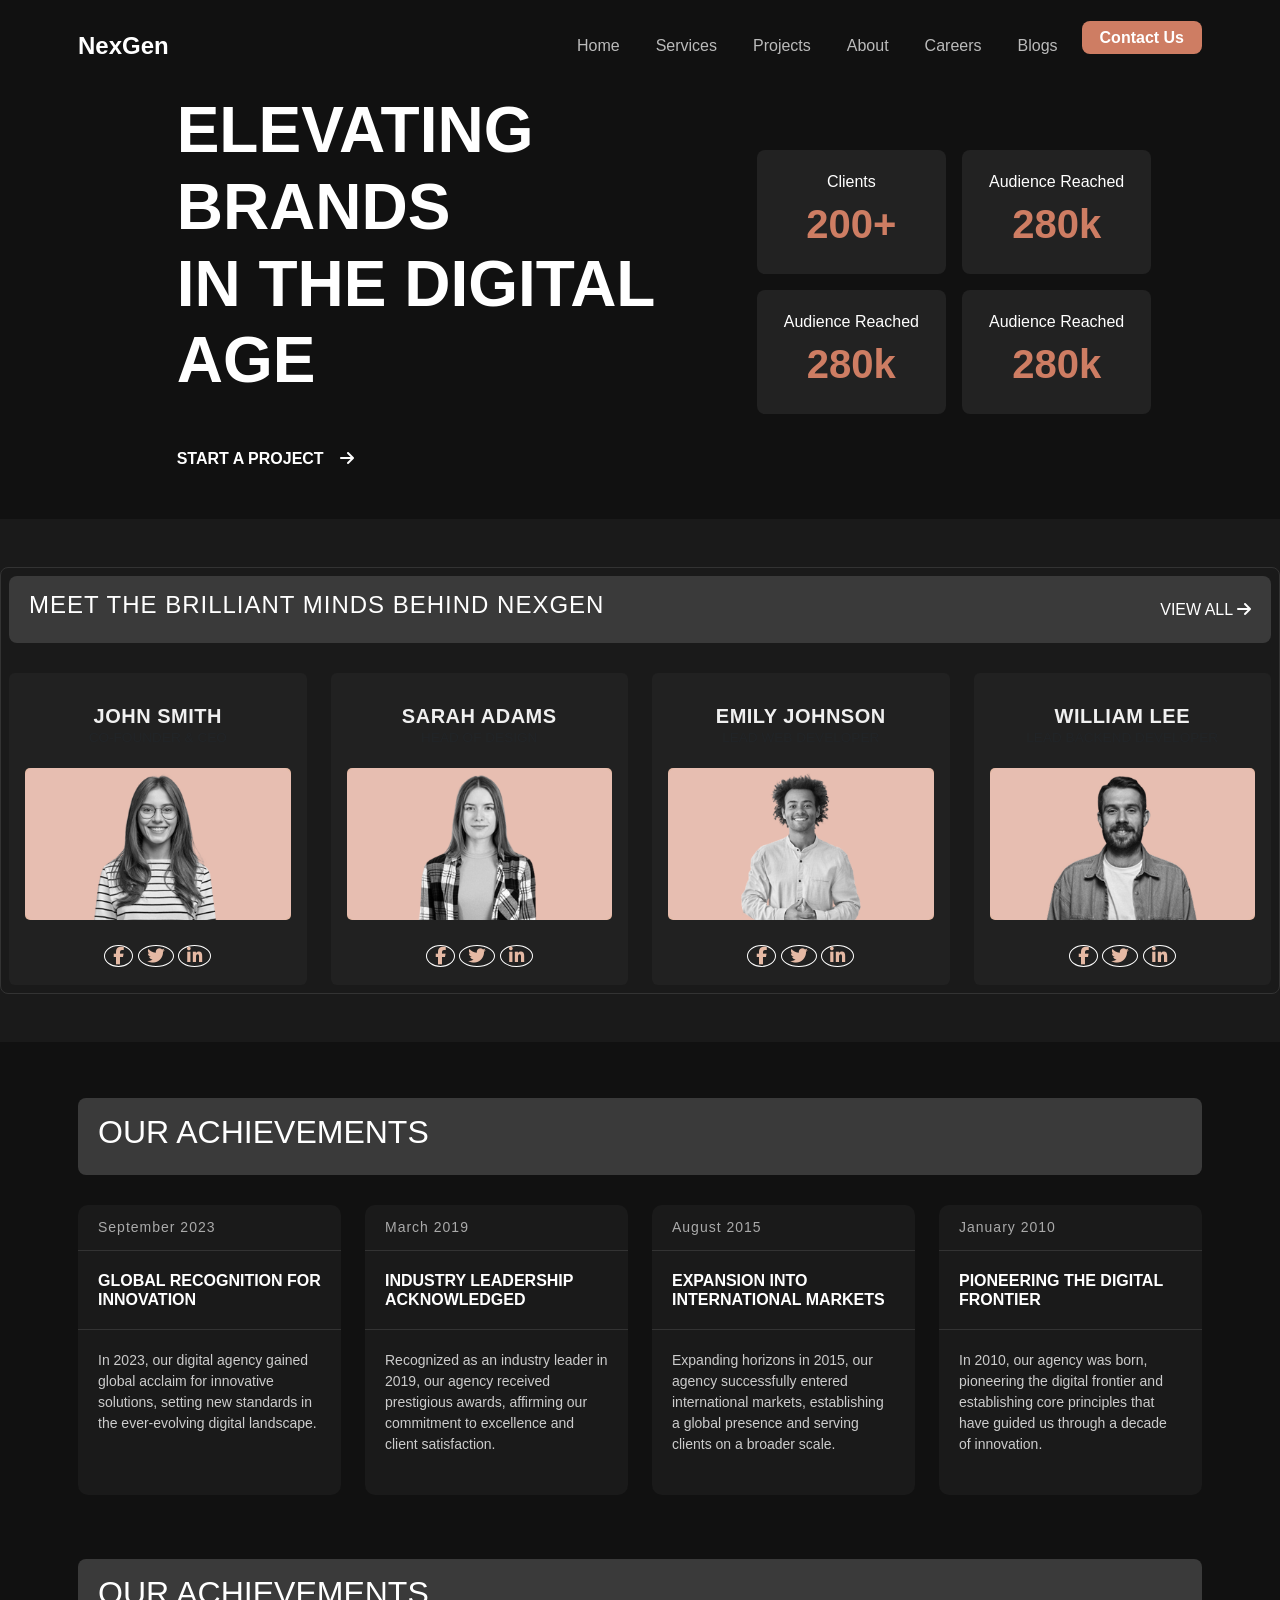
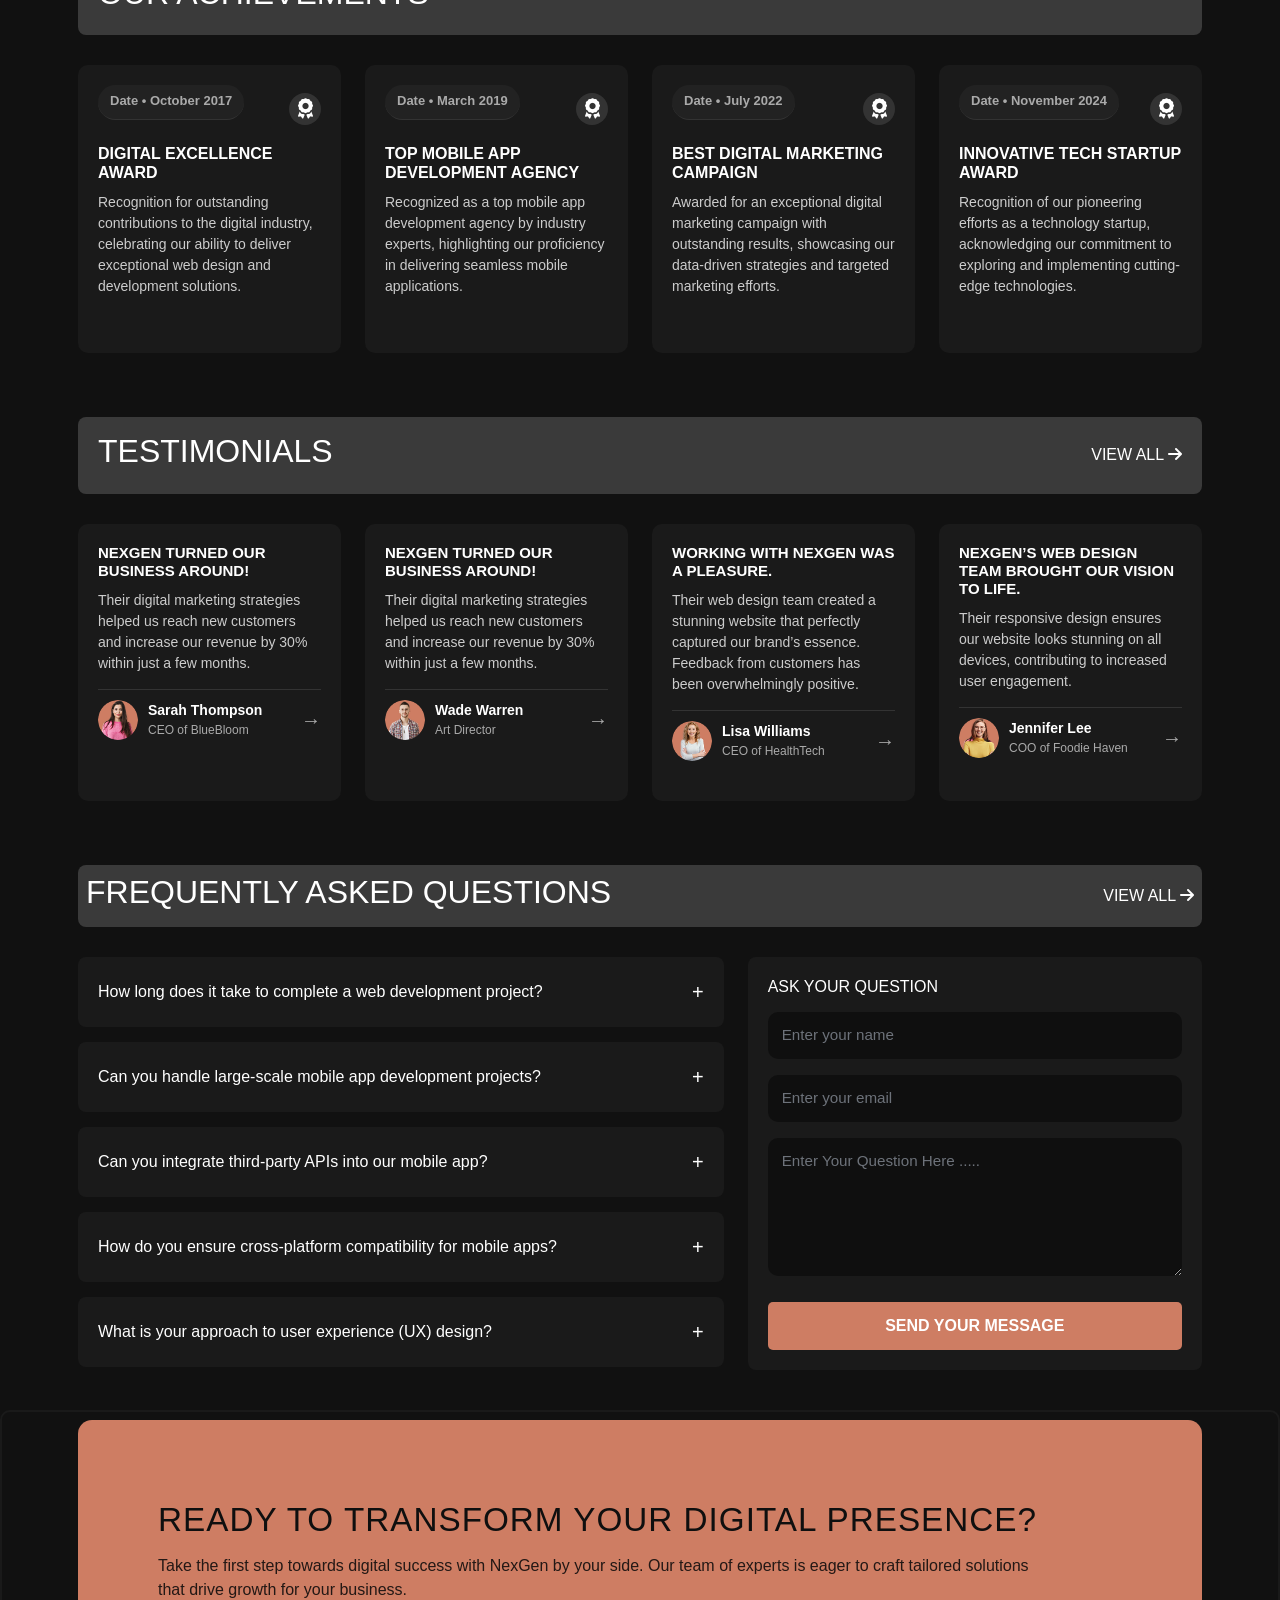
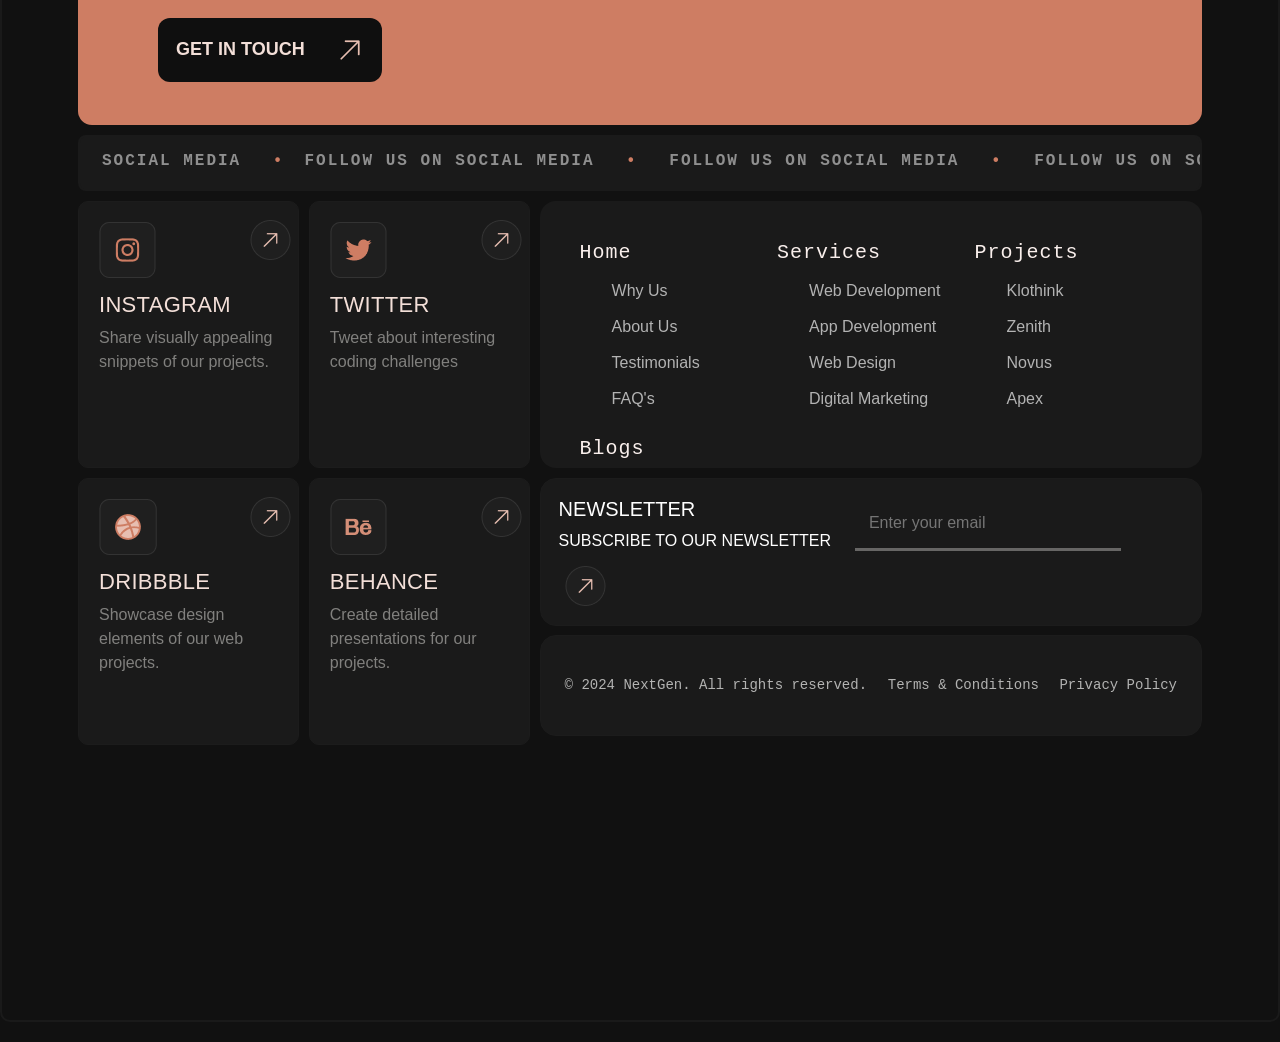
<file: Html/about.html>
<!DOCTYPE html>
<html lang="en">

<head>
    <meta charset="UTF-8">
    <meta name="viewport" content="width=device-width, initial-scale=1.0">
    <title>About Page</title>
    <link rel="stylesheet" href="../css/all.min.css">
    <link rel="stylesheet" href="../css/bootstrap.min.css">
    <link rel="stylesheet" href="../css/about.css">
</head>

<body>

    <!-- nav -->
    <nav class="navbar navbar-expand-lg navbar-dark bg-dark">
        <div class="container">
            <a class="navbar-brand fw-bold" href="#">NexGen</a>
            <button class="navbar-toggler" type="button" data-bs-toggle="collapse" data-bs-target="#navbarNav">
                <span class="navbar-toggler-icon"></span>
            </button>
            <div class="collapse navbar-collapse" id="navbarNav">
                <ul class="navbar-nav ms-auto">
                    <li class="nav-item"><a class="nav-link" href="../index.html">Home</a></li>
                    <li class="nav-item"><a class="nav-link" href="services page.html">Services</a></li>
                    <li class="nav-item"><a class="nav-link" href="project.html">Projects</a></li>
                    <li class="nav-item"><a class="nav-link" href="about.html">About</a></li>
                    <li class="nav-item"><a class="nav-link" href="careersPage .html">Careers</a></li>
                    <li class="nav-item"><a class="nav-link" href="blogsPage.html">Blogs</a></li>
                    <li class="nav-item ms-lg-3">
                        <a href="contactUs.html" class="btn-main text-decoration-none">Contact Us</a>
                    </li>
                </ul>
            </div>
        </div>
    </nav>

    <!--  -->
    <section class="hero-section container-fluid">
        <div class="container-fluid hero-content-container ">
            <div class="row align-items-center h-100 justify-content-center align-items-center">
                <div class="col-lg-6 hero-main-content">
                    <div class="hero-content ps-5 pe-5">
                        <h1 class="display-3 fw-bold text-uppercase">ELEVATING BRANDS <br> IN THE DIGITAL AGE</h1>
                        <div class="d-flex align-items-center mt-5 start-project">
                            <span class="me-3 text-uppercase fw-bold">START A PROJECT</span>
                            <div class="arrow-circle">
                                <i class="fas fa-arrow-right"></i>
                            </div>
                        </div>
                    </div>
                </div>
                <div class="col-md-4">
                    <div class="row gx-3 gy-3">
                        <div class="col-6">
                            <div class="stat-box">
                                <div class="label">Clients</div>
                                <div class="number">200+</div>
                            </div>
                        </div>
                        <div class="col-6">
                            <div class="stat-box">
                                <div class="label">Audience Reached</div>
                                <div class="number">280k</div>
                            </div>
                        </div>
                        <div class="col-6">
                            <div class="stat-box">
                                <div class="label">Audience Reached</div>
                                <div class="number">280k</div>
                            </div>
                        </div>
                        <div class="col-6">
                            <div class="stat-box">
                                <div class="label">Audience Reached</div>
                                <div class="number">280k</div>
                            </div>
                        </div>

                    </div>
                </div>
            </div>
        </div>
    </section>


    <!-- Meet the brilliant minds behind NexGen -->

    <section class="team-section container-fluid mt-5 py-5">
        <div class="container team-container">
            <div class="section-header-wrapper d-flex justify-content-between align-items-center">
                <h2 class="section-heading has-border">MEET THE BRILLIANT MINDS BEHIND NEXGEN</h2>
                <a href="#" class="view-all-link">VIEW ALL <i class="fas fa-arrow-right"></i></a>
            </div>
            <div class="row g-4 member-cards-row">
                <div class="col-lg-3 col-md-6 member-col">
                    <div class="member-card text-center p-3 rounded">

                        <h3 class="fs-5 fw-bold mb-0 text-uppercase">JOHN SMITH</h3>
                        <p class="text-muted text-uppercase fw-light">Co-Founder & CEO</p>
                        <div class="member-image-wrapper mb-3">
                            <img src="../images/Image (1).png" alt="John Smith" class="img-fluid rounded-0">
                        </div>
                        <div class="social-icons">
                            <a href="#" class="text-decoration-none"><i class="fab fa-facebook-f mx-2"></i></a>
                            <a href="#" class="text-decoration-none"><i class="fab fa-twitter mx-2"></i></a>
                            <a href="#" class="text-decoration-none"><i class="fab fa-linkedin-in mx-2"></i></a>
                        </div>
                    </div>
                </div>
                <div class="col-lg-3 col-md-6 member-col">
                    <div class="member-card text-center p-3 rounded">

                        <h3 class="fs-5 fw-bold mb-0 text-uppercase">SARAH ADAMS</h3>
                        <p class="text-muted text-uppercase fw-light">Head of Design</p>
                        <div class="member-image-wrapper mb-3">
                            <img src="../images/Image (2).png" alt="Sarah Adams" class="img-fluid rounded-0">
                        </div>
                        <div class="social-icons">
                            <a href="#" class="text-decoration-none"><i class="fab fa-facebook-f mx-2"></i></a>
                            <a href="#" class="text-decoration-none"><i class="fab fa-twitter mx-2"></i></a>
                            <a href="#" class="text-decoration-none"><i class="fab fa-linkedin-in mx-2"></i></a>
                        </div>
                    </div>
                </div>
                <div class="col-lg-3 col-md-6 member-col">
                    <div class="member-card text-center p-3 rounded">

                        <h3 class="fs-5 fw-bold mb-0 text-uppercase">EMILY JOHNSON</h3>
                        <p class="text-muted text-uppercase fw-light">Lead Web Developer</p>
                        <div class="member-image-wrapper mb-3">
                            <img src="../images/Image (3).png" alt="Emily Johnson" class="img-fluid rounded-0">
                        </div>
                        <div class="social-icons">
                            <a href="#" class="text-decoration-none"><i class="fab fa-facebook-f mx-2"></i></a>
                            <a href="#" class="text-decoration-none"><i class="fab fa-twitter mx-2"></i></a>
                            <a href="#" class="text-decoration-none"><i class="fab fa-linkedin-in mx-2"></i></a>
                        </div>
                    </div>
                </div>
                <div class="col-lg-3 col-md-6 member-col">
                    <div class="member-card text-center p-3 rounded">

                        <h3 class="fs-5 fw-bold mb-0 text-uppercase">WILLIAM LEE</h3>
                        <p class="text-muted text-uppercase fw-light">Lead Backend Developer</p>
                        <div class="member-image-wrapper mb-3">
                            <img src="../images/Image.png" alt="William Lee" class="img-fluid rounded-0">
                        </div>
                        <div class="social-icons">
                            <a href="#" class="text-decoration-none"><i class="fab fa-facebook-f mx-2"></i></a>
                            <a href="#" class="text-decoration-none"><i class="fab fa-twitter mx-2"></i></a>
                            <a href="#" class="text-decoration-none"><i class="fab fa-linkedin-in mx-2"></i></a>
                        </div>
                    </div>
                </div>
            </div>
        </div>
    </section>


    <!-- achievements -->
    <section class="achievements">
        <div class="container my-5">
            <div class="section-header-wrapper">
                <h2 class="section-heading has-border">OUR ACHIEVEMENTS</h2>
            </div>
            <div class="row">
                <div class="col-md-3">
                    <div class="achievement-card">
                        <div class="card-header">September 2023</div>
                        <div class="card-body">
                            <h5>GLOBAL RECOGNITION FOR INNOVATION</h5>
                        </div>
                        <div class="card-footer">
                            In 2023, our digital agency gained global acclaim for innovative solutions,
                            setting new standards in the ever-evolving digital landscape.
                        </div>
                    </div>
                </div>

                <div class="col-md-3">
                    <div class="achievement-card">
                        <div class="card-header">March 2019</div>
                        <div class="card-body">
                            <h5>INDUSTRY LEADERSHIP ACKNOWLEDGED</h5>
                        </div>
                        <div class="card-footer">
                            Recognized as an industry leader in 2019, our agency received prestigious awards,
                            affirming our commitment to excellence and client satisfaction.
                        </div>
                    </div>
                </div>

                <div class="col-md-3">
                    <div class="achievement-card">
                        <div class="card-header">August 2015</div>
                        <div class="card-body">
                            <h5>EXPANSION INTO INTERNATIONAL MARKETS</h5>
                        </div>
                        <div class="card-footer">
                            Expanding horizons in 2015, our agency successfully entered international markets,
                            establishing a global presence and serving clients on a broader scale.
                        </div>
                    </div>
                </div>

                <div class="col-md-3">
                    <div class="achievement-card">
                        <div class="card-header">January 2010</div>
                        <div class="card-body">
                            <h5>PIONEERING THE DIGITAL FRONTIER</h5>
                        </div>
                        <div class="card-footer">
                            In 2010, our agency was born, pioneering the digital frontier and establishing core
                            principles
                            that have guided us through a decade of innovation.
                        </div>
                    </div>
                </div>
            </div>
        </div>
    </section>

    <!-- Awards Section -->
    <div class="container section-container my-5">
        <div class="section-header-wrapper">
            <h2 class="section-heading has-border">OUR ACHIEVEMENTS</h2>
        </div>
        <div class="row">
            <div class="col-md-3">
                <div class="award-card">
                    <div class="date-box">
                        <span class="date">Date • October 2017</span>
                        <span class="icon"><i class="fa-solid fa-award"></i></span>
                    </div>
                    <h5>DIGITAL EXCELLENCE AWARD</h5>
                    <p>Recognition for outstanding contributions to the digital industry, celebrating our ability to
                        deliver exceptional web design and development solutions.</p>
                </div>
            </div>
            <div class="col-md-3">
                <div class="award-card">
                    <div class="date-box">
                        <span class="date">Date • March 2019</span>
                        <span class="icon"><i class="fa-solid fa-award"></i></span>
                    </div>
                    <h5>TOP MOBILE APP DEVELOPMENT AGENCY</h5>
                    <p>Recognized as a top mobile app development agency by industry experts, highlighting our
                        proficiency in delivering seamless mobile applications.</p>
                </div>
            </div>
            <div class="col-md-3">
                <div class="award-card">
                    <div class="date-box">
                        <span class="date">Date • July 2022</span>
                        <span class="icon"><i class="fa-solid fa-award"></i></span>
                    </div>
                    <h5>BEST DIGITAL MARKETING CAMPAIGN</h5>
                    <p>Awarded for an exceptional digital marketing campaign with outstanding results, showcasing our
                        data-driven strategies and targeted marketing efforts.</p>
                </div>
            </div>
            <div class="col-md-3">
                <div class="award-card">
                    <div class="date-box">
                        <span class="date">Date • November 2024</span>
                        <span class="icon"><i class="fa-solid fa-award"></i></span>
                    </div>
                    <h5>INNOVATIVE TECH STARTUP AWARD</h5>
                    <p>Recognition of our pioneering efforts as a technology startup, acknowledging our commitment to
                        exploring and implementing cutting-edge technologies.</p>
                </div>
            </div>
        </div>
    </div>

    <!-- Testimonials Section -->
    <div class="container section-container my-5">
        <div class="section-header-wrapper d-flex justify-content-between align-items-center">
            <h2 class="section-heading has-border">TESTIMONIALS</h2>
            <a href="#" class="view-all-link">VIEW ALL <i class="fas fa-arrow-right"></i></a>
        </div>
        <div class="row">
            <div class="col-md-3">
                <div class="testimonial-card">
                    <h5>NEXGEN TURNED OUR BUSINESS AROUND!</h5>
                    <p>Their digital marketing strategies helped us reach new customers and increase our revenue by 30%
                        within just a few months.</p>
                    <div class="testimonial-footer">
                        <div class="profile">
                            <img src="../images/Image 2(1).png" alt="profile">
                            <div>
                                <div class="name">Sarah Thompson</div>
                                <div class="role">CEO of BlueBloom</div>
                            </div>
                        </div>
                        <span class="arrow">→</span>
                    </div>
                </div>
            </div>
            <div class="col-md-3">
                <div class="testimonial-card">
                    <h5>NEXGEN TURNED OUR BUSINESS AROUND!</h5>
                    <p>Their digital marketing strategies helped us reach new customers and increase our revenue by 30%
                        within just a few months.</p>
                    <div class="testimonial-footer">
                        <div class="profile">
                            <img src="../images/Image 2(2).png" alt="profile">
                            <div>
                                <div class="name">Wade Warren</div>
                                <div class="role">Art Director</div>
                            </div>
                        </div>
                        <span class="arrow">→</span>
                    </div>
                </div>
            </div>
            <div class="col-md-3">
                <div class="testimonial-card">
                    <h5>WORKING WITH NEXGEN WAS A PLEASURE.</h5>
                    <p>Their web design team created a stunning website that perfectly captured our brand’s essence.
                        Feedback from customers has been overwhelmingly positive.</p>
                    <div class="testimonial-footer">
                        <div class="profile">
                            <img src="../images/Image 2(3).png" alt="profile">
                            <div>
                                <div class="name">Lisa Williams</div>
                                <div class="role">CEO of HealthTech</div>
                            </div>
                        </div>
                        <span class="arrow">→</span>
                    </div>
                </div>
            </div>
            <div class="col-md-3">
                <div class="testimonial-card">
                    <h5>NEXGEN’S WEB DESIGN TEAM BROUGHT OUR VISION TO LIFE.</h5>
                    <p>Their responsive design ensures our website looks stunning on all devices, contributing to
                        increased user engagement.</p>
                    <div class="testimonial-footer">
                        <div class="profile">
                            <img src="../images/Image (4).png" alt="profile">
                            <div>
                                <div class="name">Jennifer Lee</div>
                                <div class="role">COO of Foodie Haven</div>
                            </div>
                        </div>
                        <span class="arrow">→</span>
                    </div>
                </div>
            </div>
        </div>
    </div>


    <!-- que  -->

    <section>
        <div class="container faq-section">
            <div class="container section-header-wrapper d-flex justify-content-between align-items-center">
                <h2 class="section-heading has-border">FREQUENTLY ASKED QUESTIONS</h2> <a href="#"
                    class="view-all-link">VIEW ALL <i class="fas fa-arrow-right"></i></a>
            </div>
            <div class="row">
                <div class="col-md-7">

                    <div class="faq-card">
                        <div class="faq-question">
                            <span>How long does it take to complete a web development project?</span>
                            <span class="faq-icon"></span>
                        </div>
                        <div class="faq-answer">
                            The timeline varies depending on the project’s complexity and requirements. Our team strives
                            to deliver projects on time while maintaining the highest quality standards.
                        </div>
                    </div>

                    <div class="faq-card">
                        <div class="faq-question">
                            <span>Can you handle large-scale mobile app development projects?</span>
                            <span class="faq-icon"></span>
                        </div>
                        <div class="faq-answer">
                            Yes, we are capable of managing and delivering large-scale mobile app projects with robust
                            architectures and scalable solutions.
                        </div>
                    </div>

                    <div class="faq-card">
                        <div class="faq-question">
                            <span>Can you integrate third-party APIs into our mobile app?</span>
                            <span class="faq-icon"></span>
                        </div>
                        <div class="faq-answer">
                            Absolutely! We have experience integrating a wide range of third-party APIs to enhance app
                            functionalities.
                        </div>
                    </div>

                    <div class="faq-card">
                        <div class="faq-question">
                            <span>How do you ensure cross-platform compatibility for mobile apps?</span>
                            <span class="faq-icon"></span>
                        </div>
                        <div class="faq-answer">
                            We use modern frameworks like Flutter and React Native to build apps that perform seamlessly
                            across multiple platforms.
                        </div>
                    </div>

                    <div class="faq-card">
                        <div class="faq-question">
                            <span>What is your approach to user experience (UX) design?</span>
                            <span class="faq-icon"></span>
                        </div>
                        <div class="faq-answer">
                            We prioritize user-centered design, conducting thorough research and testing to ensure the
                            final product is intuitive and engaging.
                        </div>
                    </div>

                </div>

                <!-- FORM RIGHT -->
                <div class="col-md-5">
                    <div class="faq-form">
                        <h6 class="mb-3">ASK YOUR QUESTION</h6>
                        <input type="text" class="form-control mb-3" placeholder="Enter your name">
                        <input type="email" class="form-control mb-3" placeholder="Enter your email">
                        <textarea class="form-control mb-3" rows="5"
                            placeholder="Enter Your Question Here ....."></textarea>
                        <button>SEND YOUR MESSAGE</button>
                    </div>
                </div>
            </div>
        </div>
    </section>

  <div class="frame">
        <div class="container">

            <!-- CTA -->
            <div class="cta">
                <div>
                    <h2>READY TO TRANSFORM YOUR DIGITAL PRESENCE?</h2>
                    <p>Take the first step towards digital success with NexGen by your side. Our team of experts is
                        eager to craft tailored solutions that drive growth for your business.</p>
                </div>
                <button class="btn">GET IN TOUCH <img src="../images/project imgs/Icon.png" alt=""></button>
            </div>

            <!-- Ticker -->
            <div class="ticker">
                <span>SOCIAL MEDIA</span> <span class="dot">•</span><span>FOLLOW US ON SOCIAL MEDIA</span> <span
                    class="dot">•</span> <span>FOLLOW US ON SOCIAL MEDIA</span> <span class="dot">•</span>
                <span>FOLLOW US ON SOCIAL MEDIA</span> <span class="dot">•</span> <span>FOLLOW US ON SOCIAL MEDIA</span>
                <span class="dot">•</span>
            </div>

            <!-- Cards + Links/Newsletter -->
            <div class="cards">
                <!-- Instagram -->
                <div class="card">
                    <div class="icon"><img src="../images/project imgs/Icon Container(9).png" alt=""></div>
                    <div class="jump"><img src="../images/project imgs/Button (5).png" alt=""></div>
                    <h3>INSTAGRAM</h3>
                    <p>Share visually appealing snippets of our projects.</p>
                </div>

                <!-- Twitter -->
                <div class="card">
                    <div class="icon"><img src="../images/project imgs/Icon Container (6).png" alt=""></div>
                    <div class="jump"><img src="../images/project imgs/Button (5).png" alt=""></div>
                    <h3>TWITTER</h3>
                    <p>Tweet about interesting coding challenges</p>
                </div>

                <!-- Links column group (HOME / SERVICES / PROJECTS / BLOGS) -->
                <div class="card" style="padding:0;  border:none; background:transparent">
                    <div class="links-row">
                        <div class="links-col">
                            <h4>Home</h4>
                            <ul>
                                <li>Why Us</li>
                                <li>About Us</li>
                                <li>Testimonials</li>
                                <li>FAQ's</li>
                            </ul>
                        </div>
                        <div class="links-col">
                            <h4>Services</h4>
                            <ul>
                                <li>Web Development</li>
                                <li>App Development</li>
                                <li>Web Design</li>
                                <li>Digital Marketing</li>
                            </ul>
                        </div>
                        <div class="links-col">
                            <h4>Projects</h4>
                            <ul>
                                <li>Klothink</li>
                                <li>Zenith</li>
                                <li>Novus</li>
                                <li>Apex</li>
                            </ul>
                        </div>
                        <div class="links-col">
                            <h4>Blogs</h4>
                            <ul>
                                <li>Business</li>
                                <li>Design <span class="chip">Soon</span></li>
                                <li>Development <span class="chip">Soon</span></li>
                            </ul>
                        </div>
                    </div>
                </div>

                <!-- Dribbble -->
                <div class="card">
                    <div class="icon"><img src="../images/project imgs/Icon Container (5).png" alt=""></div>
                    <div class="jump"><img src="../images/project imgs/Button (5).png" alt=""></div>
                    <h3>DRIBBBLE</h3>
                    <p>Showcase design elements of our web projects.</p>
                </div>

                <!-- Behance -->
                <div class="card">
                    <div class="icon"><img src="../images/project imgs/Icon Container (4).png" alt=""></div>
                    <div class="jump"><img src="../images/project imgs/Button (5).png" alt=""></div>
                    <h3>BEHANCE</h3>
                    <p>Create detailed presentations for our projects.</p>
                </div>

                <!-- Newsletter -->
                <div>
                    <div class="card" style="padding:0;border:none;background:transparent">
                        <div class="newsletter">
                            <div>
                                <h5>NEWSLETTER</h5>
                                <div class="title">SUBSCRIBE TO OUR NEWSLETTER</div>
                            </div>
                            <div class="spacer"></div>
                            <input class="field" placeholder="Enter your email" />
                            <button class="send"><img src="../images/project imgs/Button (5).png" alt=""></button>
                        </div>
                    </div>

                    <!-- Bottom bar -->
                    <div class="card" style="grid-column:1 / -1;padding:0;border:none;background:transparent">
                        <div class="bottom">
                            <div>© 2024 NextGen. All rights reserved.</div>
                            <div class="links">
                                <a href="#">Terms & Conditions</a>
                                <a href="#">Privacy Policy</a>
                            </div>
                        </div>
                    </div>
                </div>

            </div> <!-- /cards -->

        </div> <!-- /container -->
    </div> <!-- /frame -->

    <script src="../js/bootstrap.bundle.min.js"></script>
    <script src="../js/index.js"></script>

</body>

</html>
</file>
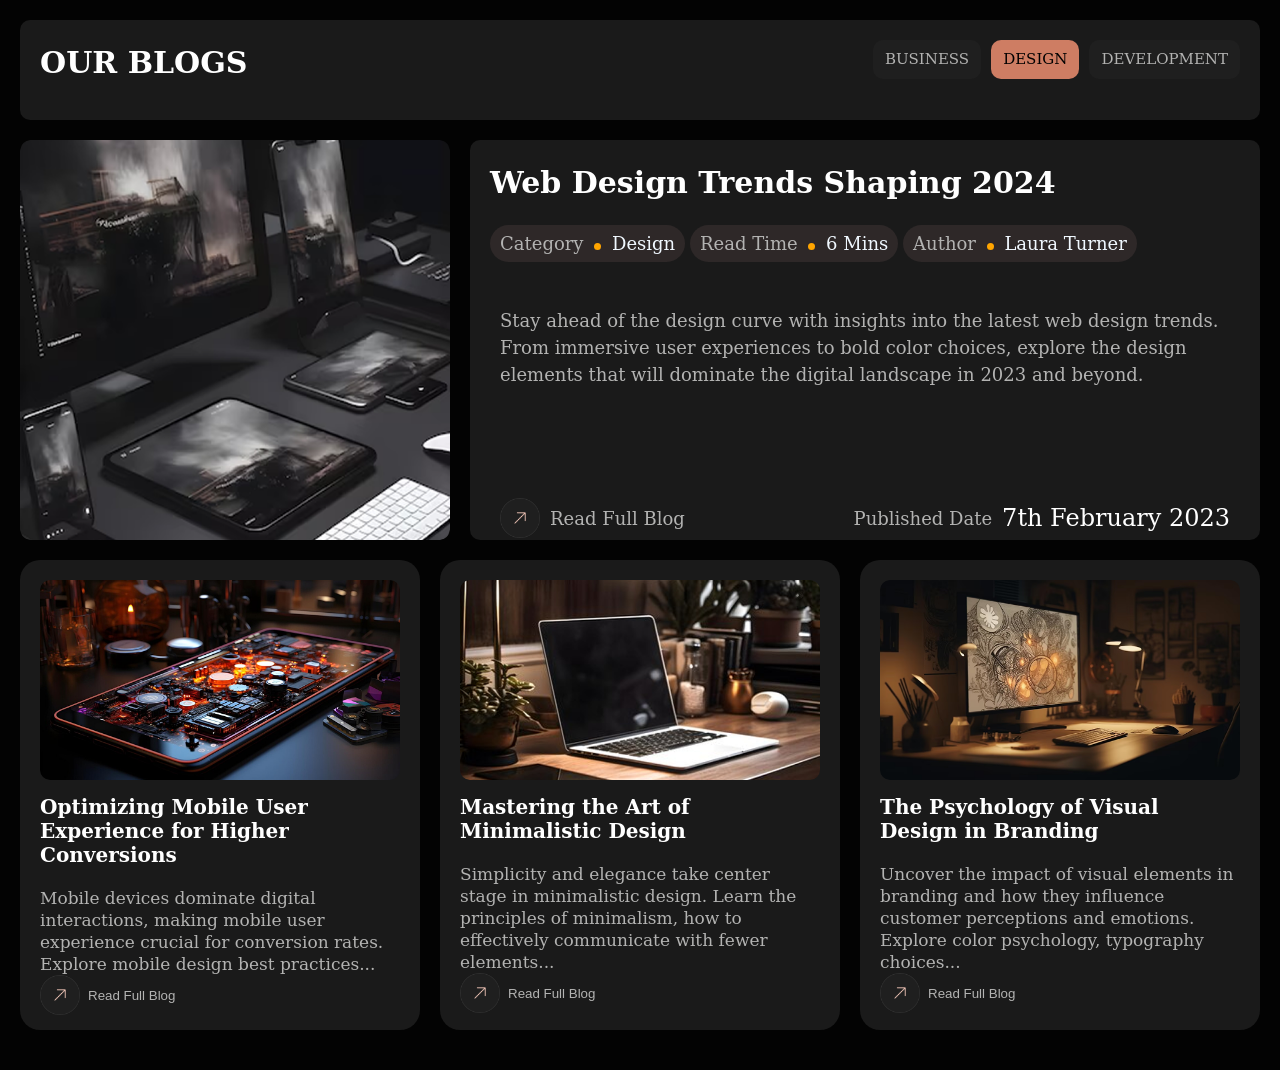
<file: images/ITI_Project.3html.html>
<!DOCTYPE html>
<html lang="en">

<head>
  <meta charset="UTF-8">
  <meta name="viewport" content="width=device-width, initial-scale=1.0">
  <title>Responsive Blog</title>
  <style>
    * {
      box-sizing: border-box;
      margin: 0;
      padding: 0;
    }

    body {
      font-family: 'serif';
      font-size: 15px;
      background-color: #030303;
      color: white;
      padding: 20px;
      max-width: 1400px;
      margin: 0 auto;
      line-height: 1.5;
    }



    .container1 {
      background: #1A1A1A;
      border-radius: 10px;
      padding: 20px;
      margin-bottom: 20px;
      position: relative;
    }

    .container1 h1 {
      margin-bottom: 15px;
    }

    .content1 {
      display: flex;
      gap: 10px;
      position: absolute;
      top: 20px;
      right: 20px;
    }

    .content1 p {
      border-radius: 10px;
      padding: 8px 12px;
      background-color: #1F1F1F;
      color: #B3B3B2;
      cursor: pointer;
    }


    .container2 {
      display: flex;
      gap: 20px;
      margin-bottom: 20px;
    }

    .img1 {
      width: 430px;
      height: 400px;
      border-radius: 10px;

    }

    #content2 {
      background-color: #1A1A1A;
      border-radius: 10px;
      padding: 20px;
      height: 400px;


    }

    #content2 p {
      display: inline-block;
      background-color: #2e2828;
      border-radius: 20px;
      padding: 5px 10px;
      margin: 20px 0;
      color: #B3B3B2;
      font-size: 18px;
    }

    #content2 .dot {
      width: 7px;
      height: 7px;
      background-color: orange;
      border-radius: 50%;
      display: inline-block;
      margin: 0 5px;
    }

    #info {
      display: flex;
      justify-content: space-between;
      align-items: center;
      margin-top: 60px;
      cursor: pointer;
    }

    #info p {
      display: inline-flex;
      align-items: center;
      gap: 10px;
      background-color: transparent;
    }


    .container3 {
      display: flex;
      gap: 20px;
      margin-bottom: 20px;

    }

    .box1,
    .box2,
    .box3 {
      display: flex;
      flex-direction: column;
      background-color: #1A1A1A;
      border-radius: 20px;
      padding: 20px;
      width: 470px;
      height: 470px;

    }

    .box_img {
      height: 200px;
      border-radius: 10px;
      margin-bottom: 15px;
    }

    .box-content {
      display: flex;
      flex-direction: column;
      gap: 20px;
      /* space between h1 and p */
    }

    .box-content h1 {
      font-size: 20px;
      line-height: 1.2;
      min-height: 44px;
    }

    .box-content p {
      font-size: 17px;
      line-height: 1.3;
      color: #B3B3B2;

    }



    .readmore {
      margin-top: auto;
      display: inline-flex;
      align-items: center;
      gap: 8px;
      background-color: transparent;
      border: none;
      color: #B3B3B2;
      cursor: pointer;
    }

    .readmore img {
      width: 40px;
      height: auto;
    }


    @media only screen and (max-width: 1024px) {

      .container2 {
        flex-direction: column;
        align-items: center;
        width: 100%;
      }


      .img1 {
        width: 600px;

        height: auto;
        border-radius: 8px;
      }


      #content2 {
        width: 100%;
        padding: 20px;
      }


      .container1 {
        width: 100%;
        padding: 4px 10px 30px 10px;
        display: flex;
        justify-content: space-between;
        flex-wrap: wrap;
      }

      .container1 h1 {
        font-size: 24px;
        padding-top: 10px;
      }

      .content1 p {
        font-size: 16px;
        padding: 5px 10px;
        background-color: #f2f2f2;
        border-radius: 6px;
        color: #000;
      }


      .container3 {
        display: flex;
        flex-wrap: wrap;

        gap: 20px;
      }

      .box1,
      .box2 {
        width: calc(50% - 10px);
        margin-bottom: 20px;
      }

      .box3 {
        width: 450px;
        margin: 0 auto 20px;

      }
    }



    @media only screen and (max-width: 768px) {
      .container3 {
        display: flex;
        flex-direction: column;
        align-items: center;
        gap: 15px;
        width: 100%;
      }

      .container2 {
        display: flex;
        flex-direction: column;
        align-items: center;
        gap: 15px;
        width: 100%;


      }

      #content2 {
        width: 100%;
        padding: 15px 10px 30px 10px;
        font-size: 10px;
        height: 700px;

      }


      .box1,
      .box2,
      .box3 {
        width: 100%;

        margin-bottom: 15px;
      }


      .img1 {
        width: 100%;
        height: auto;
        max-width: 100%;
      }

      .container1 {
        width: auto;
        padding-top: 7px;
        height: 120px;
        display: flex;
        flex-direction: column;

      }

      .container1 h1 {
        font-size: 24px;

      }

      .content1 {
        display: flex;
        flex-direction: row;

      }

      .content1 p {
        font-size: 13px;
        margin-right: 5px;
        margin-top: 38px;
        padding: 2px;
        background-color: #f2f2f2;
        border-radius: 6px;
        color: #000;
        text-align: center;
      }

      #info p {
        position: relative;
        bottom: 90px;
        font-size: 10px;

      }

      .readmore {
        margin-top: 20px;
      }


    }
  </style>
</head>

<body>

  <div class="container1">
    <h1>OUR BLOGS</h1>
    <div class="content1">
      <p>BUSINESS</p>
      <p style="color:black; background-color: #CE7D63;">DESIGN</p>
      <p>DEVELOPMENT</p>
    </div>
  </div>


  <div class="container2">
    <img class="img1" src="img1.png" alt="Main Blog">
    <div id="content2">
      <h1>Web Design Trends Shaping 2024</h1>
      <p>Category <span class="dot"></span> <span style="color:aliceblue;">Design</span></p>
      <p>Read Time <span class="dot"></span> <span style="color:aliceblue;">6 Mins</span></p>
      <p>Author <span class="dot"></span> <span style="color:aliceblue;">Laura Turner</span></p>
      <p style=" color: #B3B3B2; background-color: transparent;">
        Stay ahead of the design curve with insights into the latest web design trends. From immersive user experiences
        to
        bold color choices, explore the design elements that will dominate the digital landscape in 2023 and beyond.
      </p>
      <div id="info">
        <p><img src="Button.png " width="40px" alt="arrow">Read Full Blog</p>
        <p style="cursor:text">Published Date <span style="color:white; font-size: 24px; cursor:text">7th February
            2023</span></p>
      </div>
    </div>
  </div>


  <div class="container3">
    <div class="box1">
      <img class="box_img" src="img2.png" alt="Blog Image 1">
      <div class="box-content">
        <h1>Optimizing Mobile User Experience for Higher Conversions</h1>
        <p>Mobile devices dominate digital interactions, making
          mobile user experience crucial for conversion rates.
          Explore mobile design best practices...</p>
      </div>
      <button class="readmore"><img src="Button.png" alt="arrow"> Read Full Blog</button>
    </div>

    <div class="box2">
      <img class="box_img" src="img3.png" alt="Blog Image 2">
      <div class="box-content">
        <h1>Mastering the Art of Minimalistic Design</h1>
        <p>Simplicity and elegance take center stage in minimalistic design. Learn the principles of minimalism, how to
          effectively communicate with
          fewer elements...</p>
      </div>
      <button class="readmore"><img src="Button.png" alt="arrow"> Read Full Blog</button>
    </div>

    <div class="box3">
      <img class="box_img" src="img4.png" alt="Blog Image 3">
      <div class="box-content">
        <h1>The Psychology of Visual Design in Branding</h1>
        <p>Uncover the impact of visual elements in branding and
          how they influence customer perceptions and
          emotions. Explore color psychology, typography
          choices...</p>
      </div>
      <button class="readmore"><img src="Button.png" alt="arrow"> Read Full Blog</button>
    </div>
  </div>


</body>

</html>
</file>
<file: css/about.css>
html,
body {
    background-color: #111;
    color: #fff;
    font-family: 'Segoe UI', Tahoma, Geneva, Verdana, sans-serif;
}


/* nav */
.navbar {
    background: #111 !important;
    padding: 15px 0;
}

.navbar-brand {
    font-weight: bold;
    color: #fff !important;
    font-size: 1.5rem;
}

.navbar-nav .nav-link {
    color: #bbb !important;
    margin-left: 20px;
    font-weight: 500;
    transition: color 0.3s;
}

.navbar-nav .nav-link:hover {
    color: #CE7D63 !important;
}

.btn-main {
    background: #CE7D63;
    border: none;
    padding: 8px 18px;
    border-radius: 8px;
    font-weight: 600;
    color: #fff;
    transition: black 0.3s;
}

.btn-main:hover {
    background: #ff6f47;
}


.card {
    background-color: #222;
    border: none;
    border-radius: 12px;
    color: white;
    height: 100%;
}

/* nums */
.stat-box {
    background-color: #222;
    padding: 20px;
    border-radius: 8px;
    text-align: center;
}

.stat-box .number {
    font-size: 2.5rem;
    font-weight: 700;
    color: #CE7D63;
}

.stat-box .label {
    color: white;
}

/* achievements */

.achievement-card {
    background: #1a1a1a;
    border-radius: 10px;
    margin-bottom: 20px;
    height: 100%;
    overflow: hidden;
}

.achievement-card .card-header {
    padding: 12px 20px;
    border-bottom: 1px solid #333;
    color: #aaa;
    font-size: 14px;
    letter-spacing: 1px;
}

.achievement-card .card-body {
    padding: 20px;
    border-bottom: 1px solid #333;
}

.achievement-card .card-body h5 {
    font-size: 16px;
    font-weight: bold;
    margin: 0;
}

.achievement-card .card-footer {
    padding: 20px;
    font-size: 14px;
    color: #ccc;
}


.section-header-wrapper {
    background-color: #3A3A3A;
    padding: 15px 20px;
    border-radius: 8px;
    margin-bottom: 30px;
}

.view-all-link {
    color: white;
    text-decoration: none;
    font-weight: 500;
}

/* first */
.team-section {
    background-color: #1a1a1a;
    padding: 50px 0;
}

.team-container {
    max-width: 1320px;
    margin: auto;
    /*  */
    border: 1px solid #333;
    border-radius: 8px;
    /*  */
    padding: 40px;
}

.team-header {
    border-bottom: 1px solid #333;
    padding-bottom: 25px;
    margin-bottom: 30px !important;
}

.team-section h2 {
    font-size: 1.5rem;
    letter-spacing: 1px;
}

.member-card {
    background-color: #212121;
    border: none;
    padding: 20px;
}

.member-image-wrapper {
    background-color: #e5b9a4;
    border-radius: 5px;
    display: inline-block;
    width: 100%;
    height: auto;
}

.member-image-wrapper img {
    border-radius: 0;
    width: 100%;
    height: auto;
    display: block;
}

.member-card h3 {
    margin-top: 15px;
    margin-bottom: 5px;
    color: #f0f0f0;
    font-size: 1.1rem;
    letter-spacing: 0.5px;
}

.member-card p {
    color: #b0b0b0;
    font-size: 0.85rem;
    margin-bottom: 20px;
}

.social-icons a {
    color: #e5b9a4;
    font-size: 1.1rem;
    transition: color 0.3s;
    border: 1px solid white;
    border-radius: 50%;
}

.social-icons a:hover {
    color: #f0c9b7;
}

/* Awards Section */

.award-card,
.testimonial-card {
    background: #1a1a1a;
    border-radius: 10px;
    padding: 20px;
    margin-bottom: 20px;
    height: 100%;
}

.award-card .date-box {
    display: flex;
    justify-content: space-between;
    align-items: center;
    margin-bottom: 12px;
}

.award-card .date {
    background: #222;
    border-radius: 30px;
    padding: 6px 12px;
    font-size: 13px;
    color: #fff;
    font-weight: bold;
}

.award-card .icon {
    background: #333;
    border-radius: 50%;
    width: 32px;
    height: 32px;
    display: flex;
    align-items: center;
    justify-content: center;
    font-size: 20px;
}

.award-card .date {
    font-size: 13px;
    color: #aaa;
    border-bottom: 1px solid #333;
    padding-bottom: 8px;
    margin-bottom: 12px;
    display: flex;
    justify-content: space-between;
    align-items: center;
}

.award-card h5 {
    font-size: 16px;
    font-weight: bold;
    margin-bottom: 10px;
}

.award-card p {
    font-size: 14px;
    color: #ccc;
}

/* Testimonials Section */
.testimonial-card h5 {
    font-size: 15px;
    font-weight: bold;
    margin-bottom: 10px;
}

.testimonial-card p {
    font-size: 14px;
    color: #ccc;
    margin-bottom: 15px;
}

.testimonial-footer {
    display: flex;
    align-items: center;
    justify-content: space-between;
    border-top: 1px solid #333;
    padding-top: 10px;
}


.testimonial-footer .profile {
    display: flex;
    align-items: center;
    gap: 10px;
}

.testimonial-footer img {
    width: 40px;
    height: 40px;
    border-radius: 50%;
}

.testimonial-footer .name {
    font-size: 14px;
    font-weight: bold;
}

.testimonial-footer .role {
    font-size: 12px;
    color: #aaa;
}

.arrow {
    font-size: 20px;
    color: #aaa;
    cursor: pointer;
}



/*     */

.muted {
    color: #a7a7a7;
}

/* feq que */
.faq-item {
    display: flex;
    align-items: center;
    justify-content: space-between;
    gap: 14px;
    padding: 16px 18px;
    border: 1px solid #262626;
    border-radius: 12px;
}

.faq-answer {
    margin-top: 10px;
    padding: 12px 16px;
    font-size: .9rem;
    color: #a7a7a7;
    border-left: 2px solid #262626;
}

.form-control,
.form-textarea {
    background: #0f1012;
    border: 1px solid #262626;
    color: white;
    border-radius: 10px;
    padding: 12px 14px;
    font-size: .95rem;
}

.form-control::placeholder,
.form-textarea::placeholder {
    color: #6d727a
}

.form-control:focus,
.form-textarea:focus {
    border-color: #3a3f45;
    box-shadow: none;
    outline: none;
}

/* faq cards */
.faq-card {
    background: #1a1a1a;
    border: none;
    border-radius: 8px;
    margin-bottom: 15px;
    padding: 20px;
    cursor: pointer;
    transition: all 0.3s ease;
}

.faq-card:hover {
    background: #222;
}

.faq-question {
    display: flex;
    justify-content: space-between;
    align-items: center;
    font-size: 16px;
    font-weight: 500;
}

.faq-answer {
    font-size: 14px;
    margin-top: 10px;
    display: none;
    color: #bbb;
}

.faq-card.active .faq-answer {
    display: block;
}

.faq-card.active .faq-icon::after {
    content: "−";
}

.faq-icon::after {
    content: "+";
    font-size: 20px;
    margin-left: 10px;
}

/* form */
.faq-form {
    background: #1a1a1a;
    padding: 20px;
    border-radius: 8px;
}

.faq-form input,
.faq-form textarea {
    background: #0f0f0f;
    border: none;
    color: #fff;
}

.faq-form input:focus,
.faq-form textarea:focus {
    background: #0f0f0f;
    color: #fff;
    box-shadow: none;
}

.faq-form button {
    background: #CE7D63;
    border: none;
    width: 100%;
    padding: 12px;
    border-radius: 5px;
    font-weight: bold;
    color: #fff;
    margin-top: 10px;
}
































 .frame {
     width: 100%;
     max-width: 1460px;
     height: auto;
     margin: 20px auto;
     background: transparent;
     border-radius: 10px;
     position: relative;
     overflow: visible;
     border: 2px solid #1a1a1a;
     font-family: "Roboto Flex", sans-serif;
 }

 /* CTA banner */
 .cta {
     background: #CE7D63;
     border-radius: 14px;
     padding: 80px;
     display: flex;
     align-items: flex-start;
     justify-content: space-between;
     gap: 16px;
     flex-wrap: wrap;
     height: 305px;
 }

 .container {
     padding: 8px;
 }

 /* keep your existing small container class behavior */

 .cta h2 {
     margin: 0;
     font-size: clamp(20px, 2.6vw, 42px);
     letter-spacing: 1px;
     color: #0f0f0f;
 }

 .cta p {
     margin: 14px 0 0;
     max-width: 880px;
     color: #231815;
     font-size: clamp(14px, 1.4vw, 16px);
 }

 .btn img{
    margin-left: auto;
 }

 .cta .btn {
     background: #0f0f0f;
     color: #F3DFD8;
     border: none;
     padding:18px;
     border-radius: 12px;
     font-weight: 600;
     cursor: pointer;
     height: 64px;
     font-size: 18px;
     display: flex;
     width: 224px;
 }

 /* TICKER */
 .ticker {
     margin: 10px 0;
     background: #1a1a1a;
     border-radius: 8px;
     border: 2px solid #1a1a1a;
     padding: 12px;
     color: #8f8f8f;
     font-weight: 600;
     letter-spacing: 2px;
     white-space: nowrap;
     overflow: hidden;
     font-family: "Roboto Mono", monospace;
     height: 56px;
 }

 .ticker span {
     margin: 0 10px;
 }

 .dot {
     color: #ce7d63;
 }

 /* CARDS grid */
 .cards {
     display: grid;
     grid-template-columns: 1fr 1fr 3fr;
     gap: 10px;
     margin-top: 10px;
     
 }

 .card {
     background: #1a1a1a;
     border-radius: 10px;
     border: 1px solid #1c1c1c;
     padding: 20px;
     min-height: 165px;
     position: relative;
     height: 267px;
 }

 .card .icon {
     width: 40px;
     height: 40px;
     display: grid;
     place-items: center;
     background: #1f1f1f;
     border-radius: 10px;
     margin-bottom: 30px;
     font-size: 20px;
 }

 .card h3 {
     margin: 0 0 8px;
     font-size: 22px;
     letter-spacing: .3px;
     color: #F3DFD8;
 }

 .card p {
     font-size: 16px;
     margin: 0;
     color: #81807E;
 }

 .card .jump {
     position: absolute;
     right: 18px;
     top: 18px;
     width: 30px;
     height: 30px;
     display: grid;
     place-items: center;
 }

 /* LINKS area */
 .links-row {
     display: grid;
     grid-template-columns: repeat(auto-fit, minmax(160px, 1fr));
     gap: 10px;
     padding: 40px;
     background-color: #1a1a1a;
     border-radius: 16px;
     height: 267px;

 }

 .links-col h4 {
     margin: 0 0 14px;
     font-size: 20px;
     letter-spacing: 1px;
     color: #f9efec;
     font-family: "Roboto Mono", monospace;
 }

 .links-col ul {
     list-style: none;
     display: grid;
     gap: 12px;
     color: #b3b3b3;
     font-weight: 500;
 }

 .chip {
     display: inline-block;
     padding: 3px 8px;
     background: #262626;
     border-radius: 6px;
     font-size: 12px;
     margin-left: 8px;
     color: #cccccc;
 }

 /* newsletter */
 .newsletter {
     background: #1a1a1a;
     border: 1px solid #1c1c1c;
     border-radius: 16px;
     padding: 18px;
     display: flex;
     align-items: center;
     gap: 12px;
     height: 148px;
     flex-wrap: wrap;
 }

 .newsletter .field {
     width: 100%;
     max-width: 266px;
     height: 52px;
     background: #1a1a1a;
     border: none;
     border-bottom: #676665 solid;
     padding: 12px 14px;
     color: #676665;
     font-size: 16px;
 }
 .send{
    background-color: #1a1a1a;
    border: none;
 }

 /* bottom footer */
 .bottom {
     background: #1a1a1a;
     border: 1px solid #1c1c1c;
     border-radius: 16px;
     padding: 24px;
     display: flex;
     align-items: center;
     justify-content: space-between;
     margin-top: -110px;
     color: #b3b3b2;
     font-size: 14px;
     font-family: "Roboto Mono", monospace;
     height: 101px;
     flex-wrap: wrap;
 }

 .links a {
     color: #b3b3b2;
     text-decoration: none;
     margin-left: 12px;
 }

 /* ================== MEDIA QUERIES ================== */
 /* large desktop (keep similar to original) */
 @media (min-width: 1600px) {
     .section-wrapper {
         padding: 0 40px;
     }
 }

 /* laptop / desktop adjustments */
 @media (max-width: 1200px) {
     .header {
         padding: 48px 32px;
         gap: 18px;
     }

     .head-img {
         max-width: 420px;
     }

     .features-grid {
         gap: 14px;
     }

     .showcase-grid1 {
         gap: 10px;
     }

     .test-grid {
         gap: 10px;
     }

     .faq-container {
         grid-template-columns: 1fr;
     }

     /* stack FAQ and form on narrower widths */
 }

 /* tablet */
 @media (max-width: 992px) {
     .header {
         flex-direction: column;
         align-items: flex-start;
         padding: 36px 24px;
         gap: 18px;
     }

     .title {
         width: 100%;
     }

     .head-img {
         width: 100%;
         max-width: 520px;
         margin: 0 auto;
     }

     .features-title {
         text-align: left;
         padding: 30px;
     }

     .showcase-grid1 {
         grid-template-columns: 1fr;
     }

     .cards {
         grid-template-columns: 1fr;
     }

     .cta {
         flex-direction: column;
         align-items: stretch;
     }

     .faq-container {
         grid-template-columns: 1fr;
     }

     .book {
         max-width: 100%;
     }
 }

 /* mobile */
 @media (max-width: 600px) {
     .header {
         padding: 24px 18px;
         margin-top: 60px;
     }

     .header h1 {
         font-size: 26px;
         margin-top: 20px;
     }

     .start {
         top: -8px;
     }

     .features-grid {
         grid-template-columns: 1fr;
         gap: 12px;
         padding: 0 6px;
     }

     .showcase-grid1 {
         gap: 12px;
         padding: 8px;
     }

     .test-grid {
         grid-template-columns: 1fr;
         gap: 12px;
     }

     .team {
         gap: 6px;
     }

     .team img {
         width: 36px;
         height: 36px;
     }

     .faq-right {
         padding: 18px;
     }

     .cta h2 {
         font-size: 20px;
     }

     .ticker {
         font-size: 12px;
         height: 48px;
     }

     .newsletter {
         gap: 8px;
         padding: 12px;
     }

     .bottom {
         padding: 16px;
         margin-top: 12px;
     }
 }

 /* very small phones */
 @media (max-width: 420px) {
     .header h1 {
         font-size: 22px;
     }

     .features-title {
         font-size: 18px;
         padding: 20px;
     }

     .cta p {
         font-size: 13px;
     }

     .book {
         height: 56px;
         padding: 12px;
     }
 }
</file>
